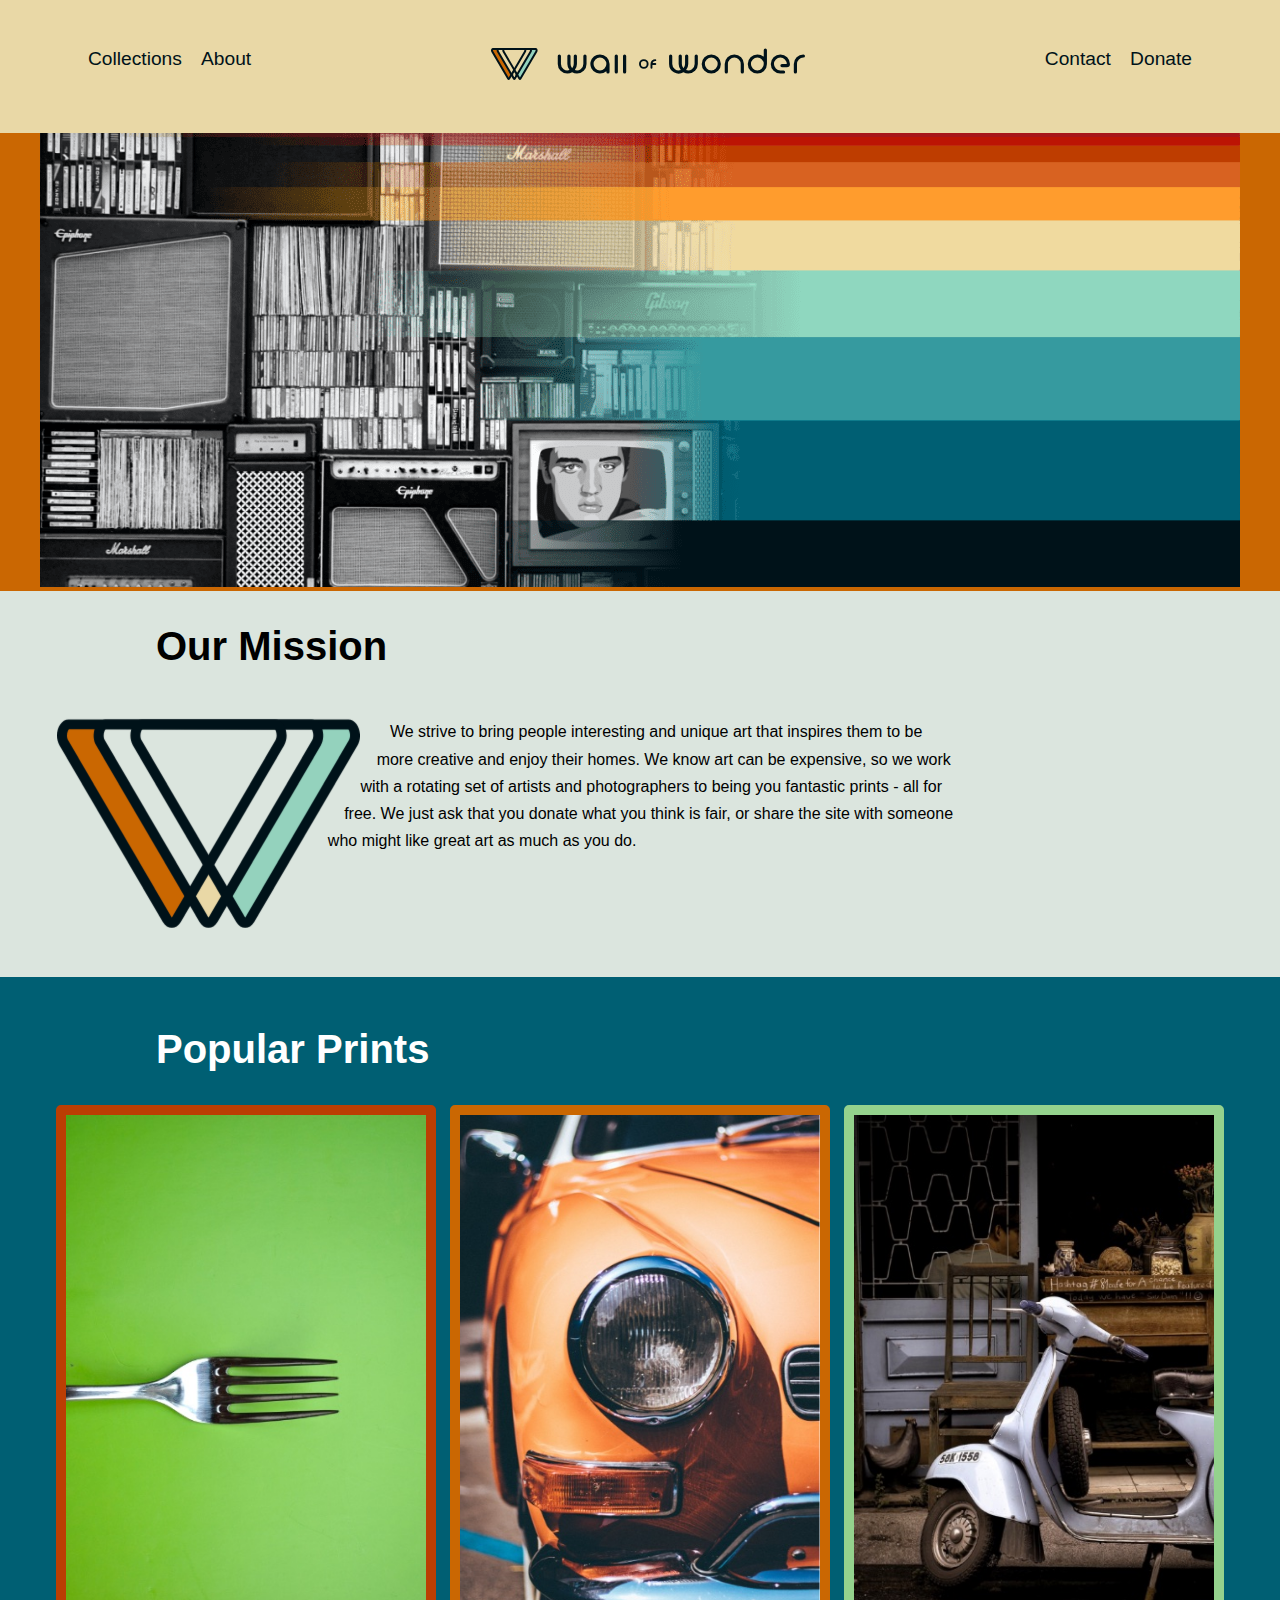
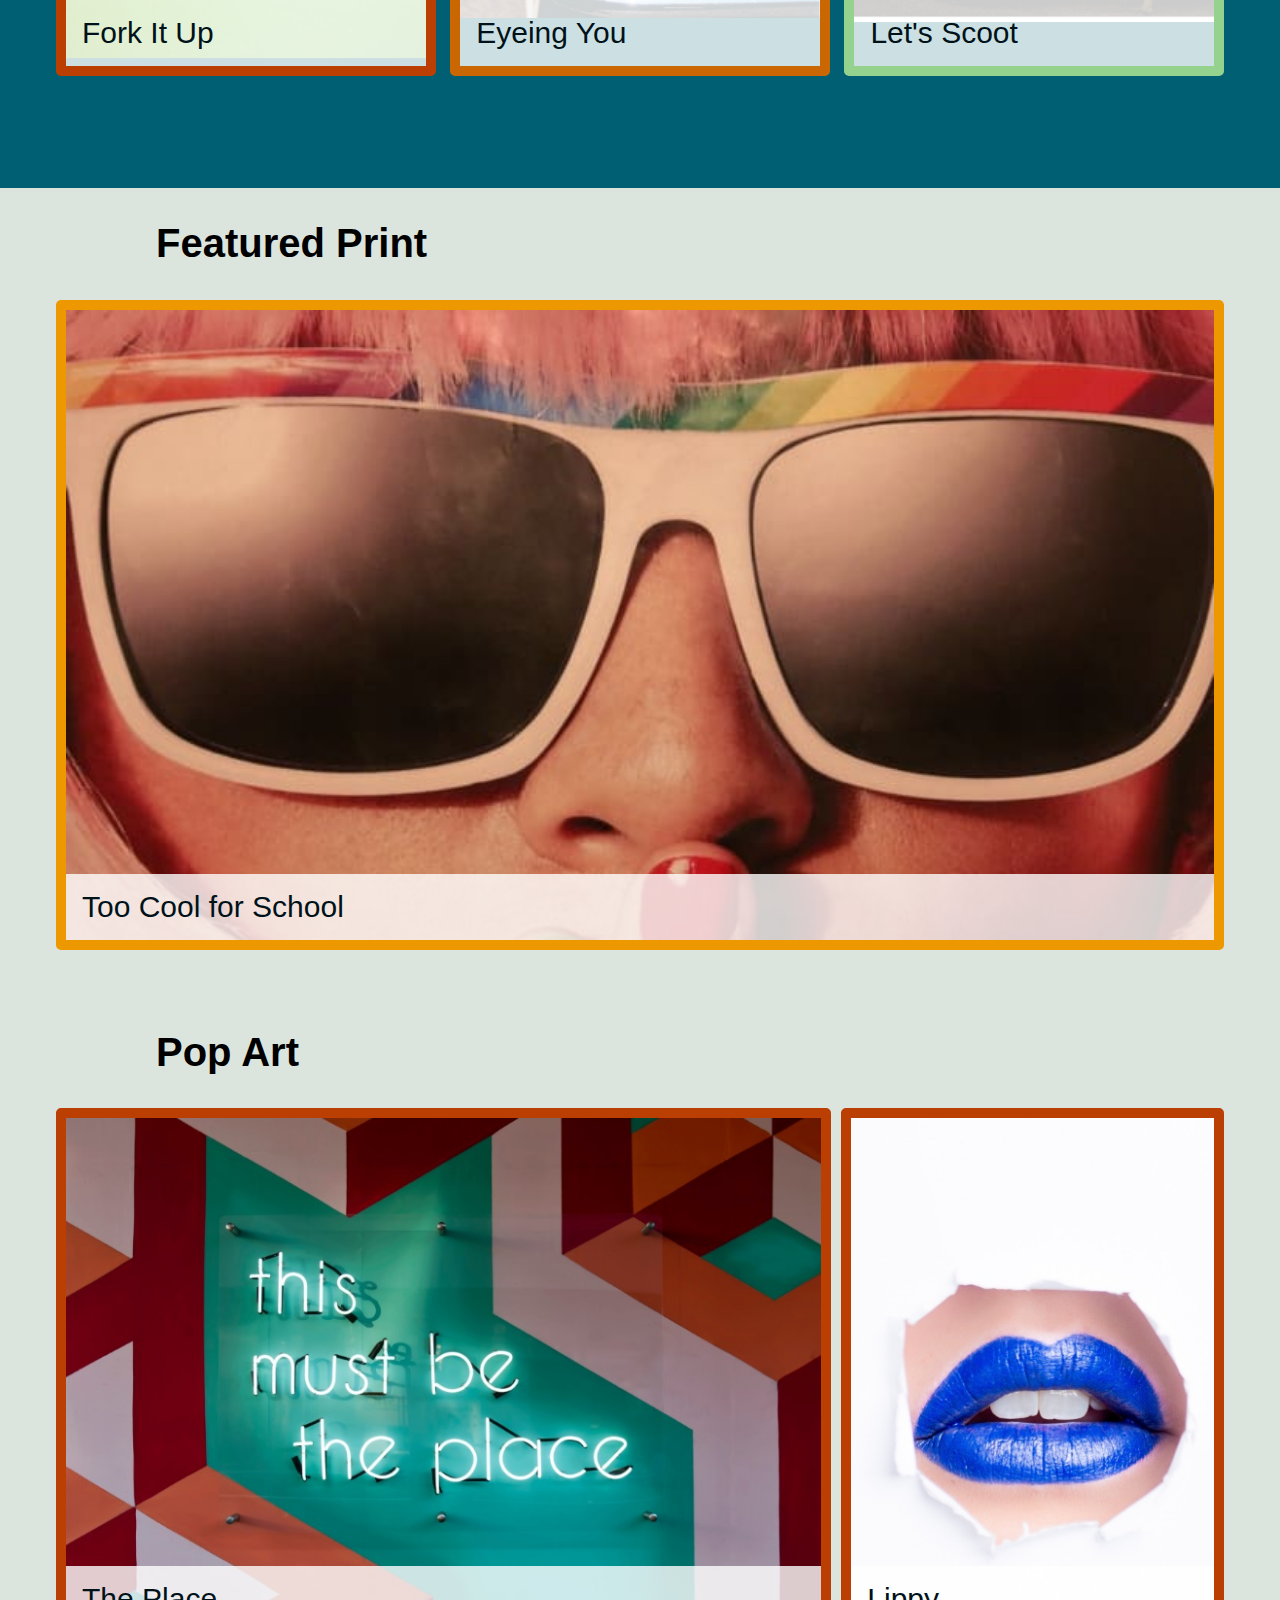
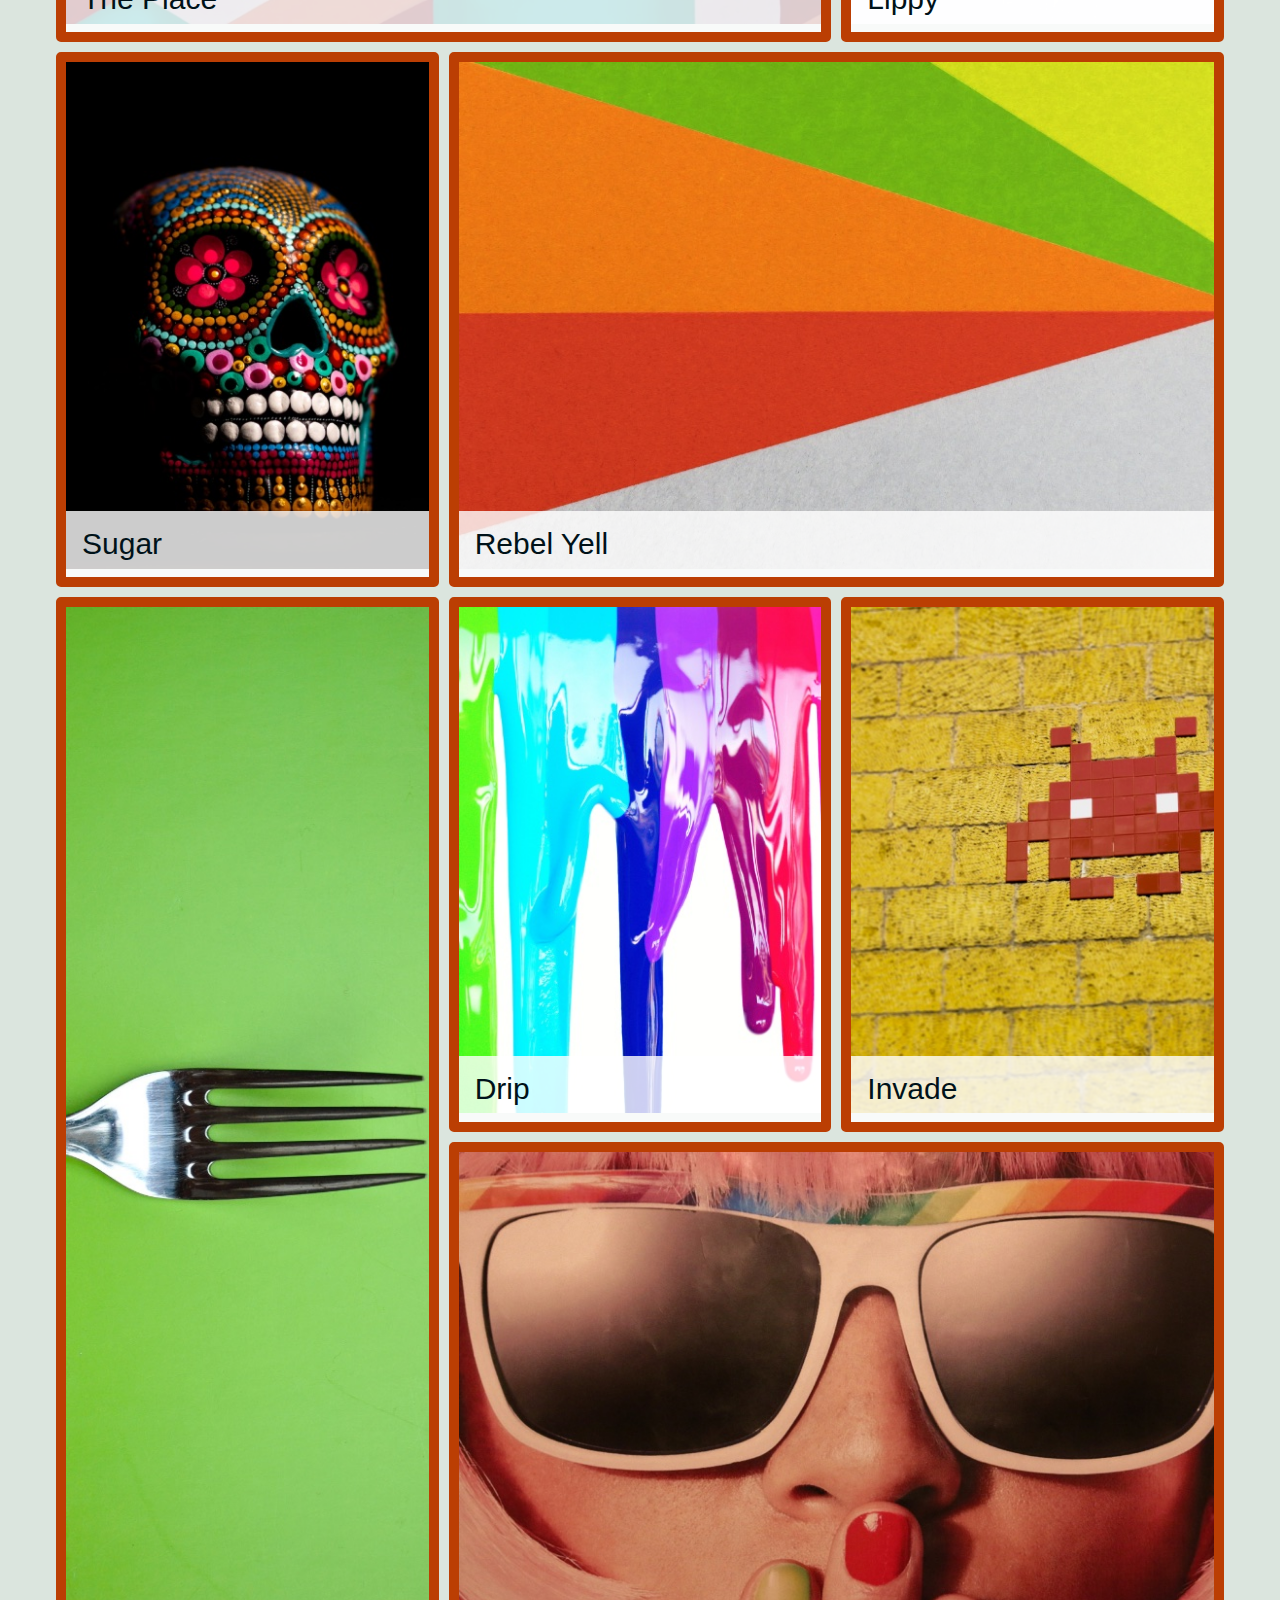
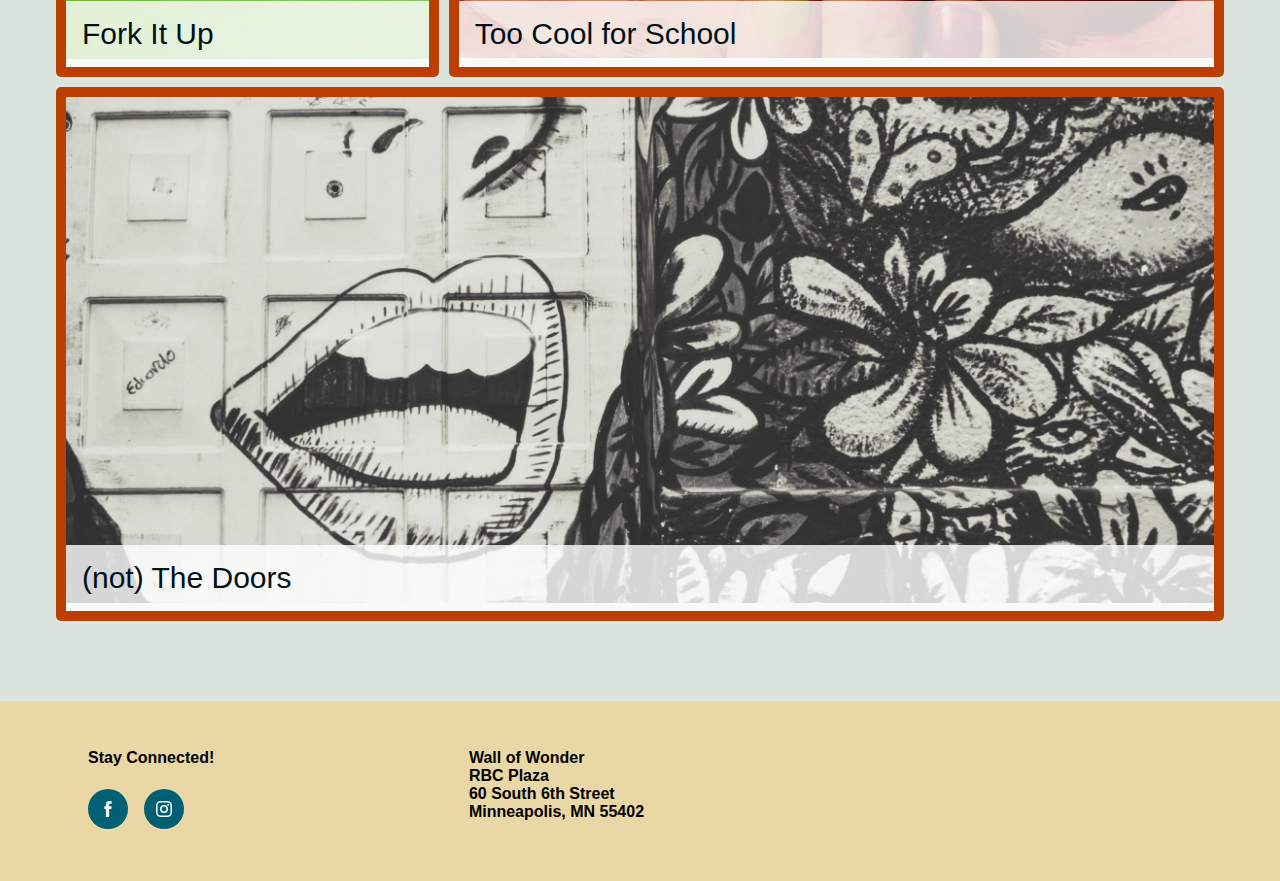
<file: index.html>
<!DOCTYPE html>
<html lang="en">

<head>
    <meta charset="UTF-8" />
    <meta http-equiv="X-UA-Compatible" content="IE=edge" />
    <meta name="viewport" content="width=device-width, initial-scale=1.0" />
    <title>Collections</title>
    <link href="css/style.css" rel="stylesheet" />
</head>

<body>
    <div class="header">
        <header>
            <nav>
                <ul>
                    <li>
                        <a href="#"><img src="img/header-logo.svg" alt="Wall of Wonder. Click for home." /></a>
                    </li>
                    <li><a href="#">Collections</a></li>
                    <li><a href="./pages/about.html">About</a></li>
                    <li><a href="#">Contact</a></li>
                    <li><a href="#">Donate</a></li>
                </ul>
            </nav>
        </header>
    </div>
    <section id="hero">
        <picture>
            <source srcset="img/hero-1200.png" media="(min-width: 839px)" />
            <source srcset="img/hero-838.png" media="(min-width: 301px)" />
            <img src="img/hero-300.png" alt="Rainbow hero image banner." />
        </picture>
    </section>
    <section id="mission">
        <h2>Our Mission</h2>
        <div class="missiontext">
            <p>
                <img src="img/logo2.png" alt="Logo for Wall of Wonder." class="missionimg" /> We strive to bring people interesting and unique art that inspires them to be more creative and enjoy their homes. We know art can be expensive, so we work with
                a rotating set of artists and photographers to being you fantastic prints - all for free. We just ask that you donate what you think is fair, or share the site with someone who might like great art as much as you do.
            </p>
        </div>
    </section>
    <div class="stripe">
        <section id="popular">
            <h2>Popular Prints</h2>
            <ul>
                <li>
                    <figure class="color8">
                        <img src="img/fork-it-up.jpg" alt="Fork on green background" />
                        <figcaption><a href="#">Fork It Up</a></figcaption>
                    </figure>
                </li>
                <li>
                    <figure class="color7">
                        <img src="img/eyeing-you.jpg" alt="Viewing part of an orange car with an oversized headlight." />
                        <figcaption><a href="#">Eyeing You</a></figcaption>
                    </figure>
                </li>
                <li>
                    <figure class="color4">
                        <img src="img/lets-scoot.jpg" alt="Vespa scooter parked on a street." />
                        <figcaption><a href="#">Let's Scoot</a></figcaption>
                    </figure>
                </li>
            </ul>
        </section>
    </div>
    <section id="featured">
        <h2>Featured Print</h2>

        <figure class="color6">
            <img sizes="(min-width: 300px) 33.3vw, 100vw" srcset="
            img/too-cool-300.jpg   300w,
            img/too-cool-740.jpg   740w,
            img/too-cool-1058.jpg 1058w,
            img/too-cool-1200.jpg 1200w
          " src="img/too-cool-1200.jpg" alt="Closeup of woman in sunglasses showing eyes, nose, and fingers over mouth." />

            <figcaption><a href="#">Too Cool for School</a></figcaption>
        </figure>
    </section>
    <section id="popart">
        <h2>Pop Art</h2>
        <ul>
            <li class="colspan2">
                <figure>
                    <img src="img/1-place.jpg" alt="Pop Art: This must be the place" />
                    <figcaption><a href="#">The Place</a></figcaption>
                </figure>
            </li>
            <li>
                <figure>
                    <img src="img/2-lippy.jpg" alt="A face showing a nose and blue lips on a white background." />
                    <figcaption><a href="#">Lippy</a></figcaption>
                </figure>
            </li>
            <li>
                <figure>
                    <img src="img/3-skull.jpg" alt="Mexican Sugar skull." />
                    <figcaption><a href="#">Sugar</a></figcaption>
                </figure>
            </li>
            <li class="colspan2">
                <figure>
                    <img src="img/4-yell.jpg" alt="Red, orange, green, and yellow wedges converging on a point." />
                    <figcaption><a href="#">Rebel Yell</a></figcaption>
                </figure>
            </li>
            <li class="rowspan2">
                <figure>
                    <img src="img/5-fork.jpg" alt="Fork on a green background." />
                    <figcaption><a href="#">Fork It Up</a></figcaption>
                </figure>
            </li>
            <li>
                <figure>
                    <img src="img/6-drip.jpg" alt="Rainbow paint colors dripping down a wall." />
                    <figcaption><a href="#">Drip</a></figcaption>
                </figure>
            </li>
            <li>
                <figure>
                    <img src="img/7-invade.jpg" alt="Orange space invader on a yellow wall." />
                    <figcaption><a href="#">Invade</a></figcaption>
                </figure>
            </li>
            <li class="colspan2">
                <figure>
                    <img src="img/8-school.jpg" alt="Woman in sunglasses close up." />
                    <figcaption><a href="#">Too Cool for School</a></figcaption>
                </figure>
            </li>
            <li class="colspan3">
                <figure>
                    <img src="img/9-doors.jpg" alt="Garage door painted to look like a Doors album cover." />
                    <figcaption><a href="#">(not) The Doors</a></figcaption>
                </figure>
            </li>
        </ul>
    </section>
    <div class="footer">
        <footer>
            <div class="social">
                <h4>Stay Connected!</h4>
                <ul>
                    <li>
                        <a href="https://www.facebook.com" target="_blank"><img src="img/facebook-icon.svg" alt="Visit us at Facebook." /></a>
                    </li>
                    <li>
                        <a href="https://www.instagram.com" target="_blank"><img src="img/instagram-icon.svg" alt="Visit us on Instagram." /></a>
                    </li>
                </ul>
            </div>
            <address>
          Wall of Wonder <br />
          RBC Plaza<br />
          60 South 6th Street<br />
          Minneapolis, MN 55402
        </address>
        </footer>
    </div>
</body>

</html>
</file>
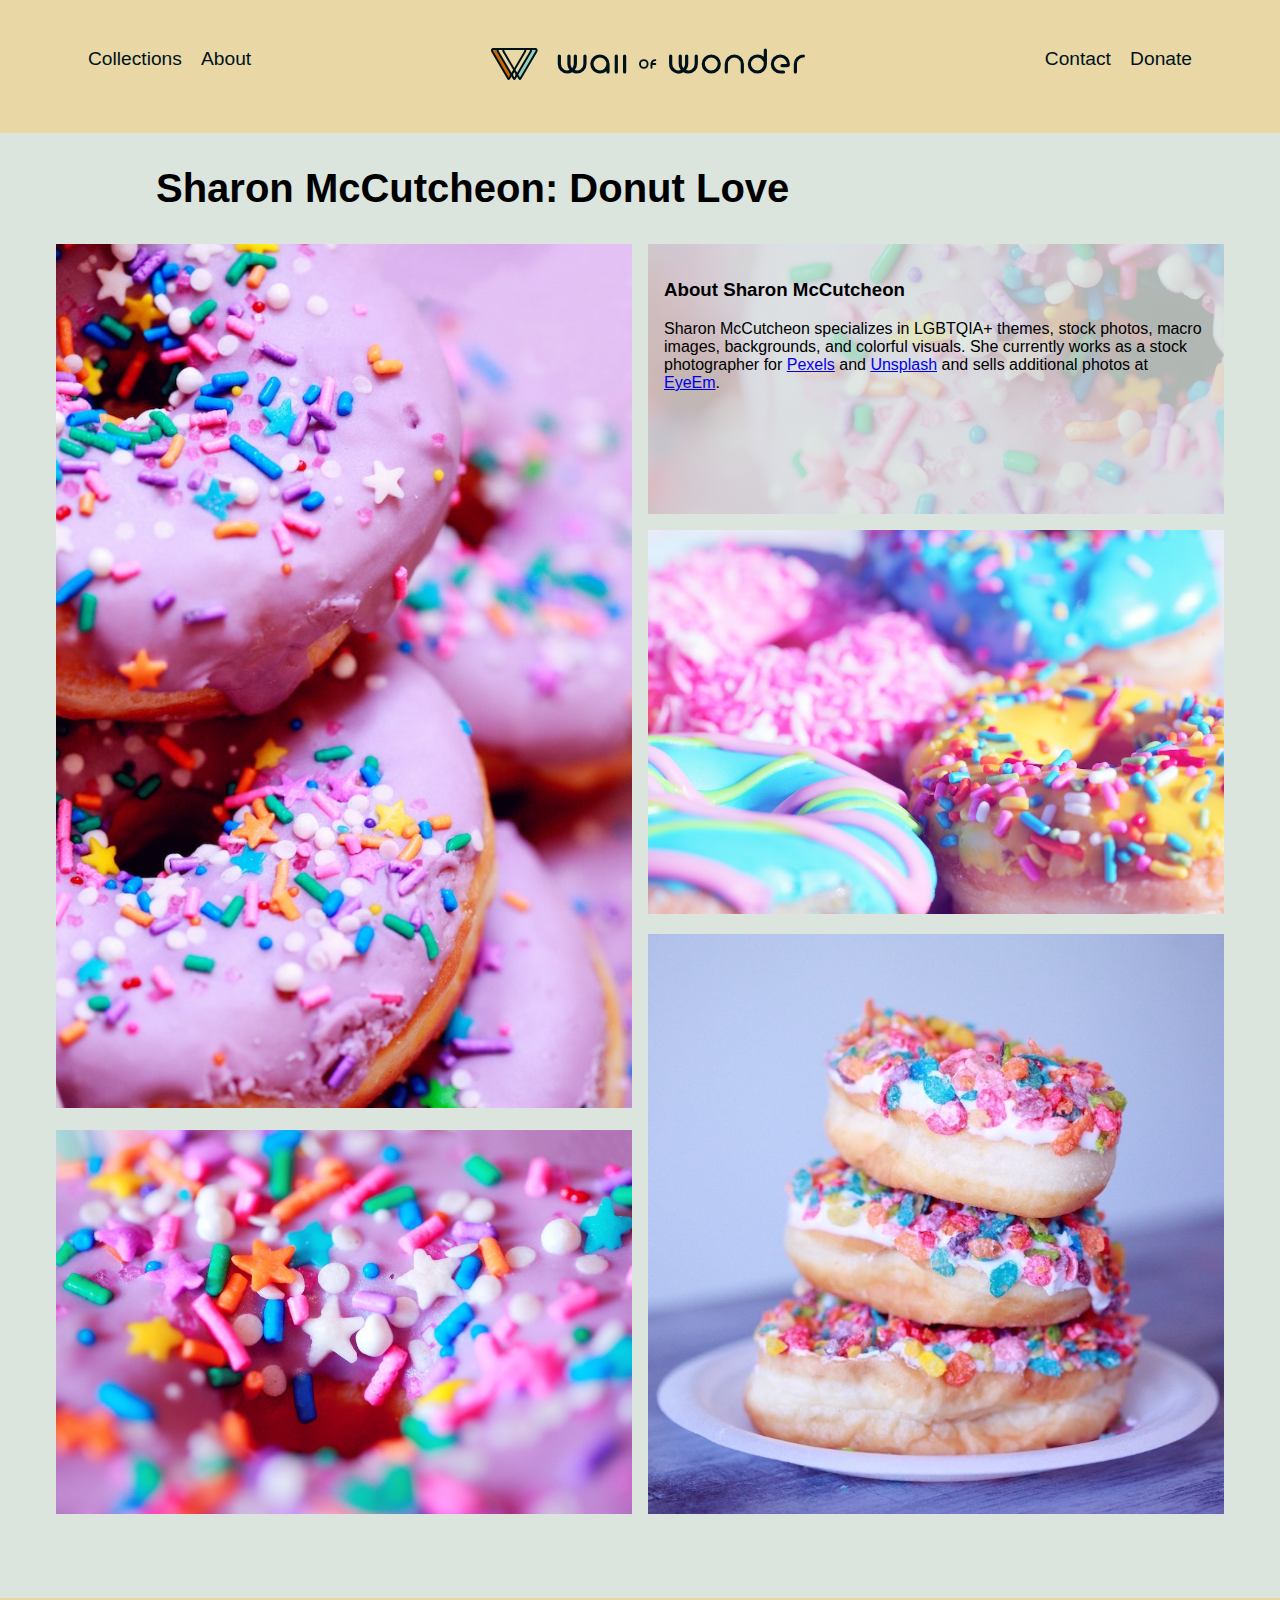
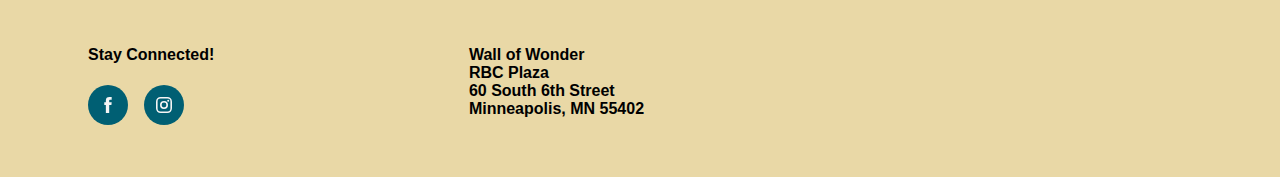
<file: pages/about.html>
<!DOCTYPE html>
<html lang="en">

<head>
    <meta charset="UTF-8" />
    <meta http-equiv="X-UA-Compatible" content="IE=edge" />
    <meta name="viewport" content="width=device-width, initial-scale=1.0" />
    <title>About Sharon McCutcheon</title>
    <link href="../css/style.css" rel="stylesheet" />
</head>

<body>
    <div class="header">
        <header>
            <nav>
                <ul>
                    <li>
                        <a href="../index.html"><img src="img/header-logo.svg" alt="Wall of Wonder. Click for home." /></a>
                    </li>
                    <li><a href="#">Collections</a></li>
                    <li><a href="../">About</a></li>
                    <li><a href="#">Contact</a></li>
                    <li><a href="#">Donate</a></li>
                </ul>
            </nav>
        </header>
    </div>

    <section id="donut">
        <h2>Sharon McCutcheon: Donut Love</h2>
        <ul>
            <li class="d1">
                <img src="img/donut5.jpg" alt="Donut with sprinkles." />
            </li>
            <li class="d2">
                <img src="img/donut1.jpg" alt="Donut with sprinkles." />
            </li>
            <li class="d3">
                <div class="author">
                    <h3>About Sharon McCutcheon</h3>
                    <p>
                        Sharon McCutcheon specializes in LGBTQIA+ themes, stock photos, macro images, backgrounds, and colorful visuals. She currently works as a stock photographer for
                        <a href="https://www.pexels.com/@mccutcheon" target="_blank">Pexels</a
              >
              and
              <a href="https://unsplash.com/@sharonmccutcheon" target="_blank"
                >Unsplash</a
              >
              and sells additional photos at
              <a href="https://www.eyeem.com/u/mccutcheon" target="_blank"
                >EyeEm</a
              >.
            </p>
          </div>
          <img src="img/donut2.jpg" alt="Donut with sprinkles." />
        </li>
        <li class="d4">
          <img src="img/donut3.jpg" alt="Donut with sprinkles." />
        </li>
        <li class="d5">
          <img src="img/donut4.jpg" alt="Donut with sprinkles." />
        </li>
      </ul>
    </section>

    <div class="footer">
      <footer>
        <div class="social">
          <h4>Stay Connected!</h4>
          <ul>
            <li>
              <a href="https://www.facebook.com" target="_blank"
                ><img src="img/facebook-icon.svg" alt="Visit us at Facebook."
              /></a>
            </li>
            <li>
                <a href="https://www.instagram.com" target="_blank"><img src="img/instagram-icon.svg" alt="Visit us on Instagram." /></a>
            </li>
        </ul>
        </div>
        <address>
          Wall of Wonder <br />
          RBC Plaza<br />
          60 South 6th Street<br />
          Minneapolis, MN 55402
        </address>
        </footer>
        </div>
</body>

</html>
</file>
<file: css/style.css>
/* colors - see style guide for docs. 
Clearly there is more you could place in variables, up to you if you want to use them. My answer does not go beyond colors to keep the code easier to read. */

:root {
    --color1: #001219;
    --color2: #005f73;
    --color3: #3d9397;
    --color4: #94d28d;
    --color5: #e9d8a6;
    --color6: #ee9800;
    --color7: #ca6702;
    --color8: #bb3e03;
    --color9: #ae2012;
    --color10: #9b2226;
}


/* generic site styles */

html {
    box-sizing: border-box;
}

*,
*::before,
*::after {
    box-sizing: inherit;
}

body {
    font-family: 'Segoe UI', Tahoma, Geneva, Verdana, sans-serif;
    background-color: #DBE5DE;
    padding: 0;
    margin: 0;
}

section {
    max-width: 1200px;
    margin: 0 auto 5rem auto;
    padding: 0 1rem;
}

section h2 {
    font-size: 2.5rem;
}

section ul {
    list-style-type: none;
    padding: 0;
    margin: 0;
}


/* header and nav styles */


/* stretches completely across the page with the color */

.header {
    background-color: var(--color5);
}


/* width limited and centered to line up with the rest of the page */

header {
    padding: 1rem;
    max-width: 1200px;
    margin: 0 auto;
}


/* navigation styling - universal across breakpoints */

nav ul {
    list-style-type: none;
    padding: 0;
    margin: 0;
}


/* I cover CSS-only hamburger buttons in my Advanced CSS Layouts course.

Here, because the nav is short, let's try a 4 button layout at the top of the screen.
*/

nav ul {
    display: flex;
    flex-flow: row wrap;
    justify-content: space-around;
    align-items: space-between;
}

nav li {
    flex-basis: 48%;
    margin-bottom: 0.5rem;
}

nav li:first-child {
    flex-basis: 100%;
    text-align: center;
}

nav li:first-child a {
    background-color: transparent;
}

nav a {
    text-decoration: none;
    font-size: 1.2rem;
    color: white;
    display: block;
    padding: 0.5rem;
    text-align: center;
    background-color: var(--color10);
    border-radius: 5px;
}

nav a:hover {
    background-color: var(--color1);
    color: var(--color5);
}


/* hero styles */

#hero {
    background-color: var(--color7);
    text-align: center;
    max-width: 100%;
    padding: 0;
    margin: 0;
}

#hero img {
    max-width: 100%;
    max-height: 454px;
}


/* To keep mobile screens from being stupid long, consider setting a max height on the images and hide the overflow. 

Spelled out the individual border styles so border-color could go elsewhere. Styling is the same for all borders except the color. */

figure {
    margin: 0 0 0.5rem 0;
    padding: 0;
    height: 100%;
    max-height: 400px;
    overflow: hidden;
    position: relative;
    border-width: 10px;
    border-style: solid;
    border-radius: 5px;
}

#popart figure {
    border-color: var(--color8);
}


/* strange open space at the bottom of the box which shows through the transparent overlay - this kills it */

figure img {
    margin-bottom: -4px;
    width: 100%;
    object-fit: cover;
    object-position: 0 -150px;
}

#popart figure img {
    object-position: 0;
    object-fit: cover;
}

figcaption {
    background-color: rgba(255, 255, 255, 0.8);
    font-size: 1.875rem;
    position: absolute;
    bottom: 0;
    width: 100%;
    margin: 0;
    padding: 0;
}


/* make the a have a big clickable area with display: block - the link occupies its containing element, the figcaption */

figcaption a {
    display: block;
    padding: 1rem;
    text-decoration: none;
    color: var(--color1);
}


/* green stripe for popular images */

.stripe {
    background-color: var(--color2);
    color: white;
    padding: 1rem 0 2rem 0;
}


/* featured image styles */

#featured figure {
    max-height: 650px;
}

#featured img {
    object-position: 0;
}


/* style is doing double duty, styling border color and hover color. Only one declaration usually applies though.  */

.color2,
.color2 a:hover {
    border-color: var(--color2);
    color: var(--color2);
}

.color3,
.color3 a:hover {
    border-color: var(--color3);
    color: var(--color3);
}

.color4,
.color4 a:hover {
    border-color: var(--color4);
    color: var(--color4);
}

.color6,
.color6 a:hover {
    border-color: var(--color6);
    color: var(--color6);
}

.color7,
.color7 a:hover {
    border-color: var(--color7);
    color: var(--color7);
}

.color8,
.color8 a:hover {
    border-color: var(--color8);
    color: var(--color8);
}


/* mission styles */

#mission {
    margin-bottom: 3rem;
}

.missiontext {
    display: block;
    line-height: 1.7;
}

.missionimg {
    max-height: 100px;
    display: block;
}


/* footer styles */


/* color stretches to 100% of the page width */

.footer {
    background-color: var(--color5);
}


/* width limited and centered to line up with the rest of the page */

footer {
    padding: 3rem;
    display: flex;
    flex-flow: column wrap;
    max-width: 1200px;
    margin: 0 auto;
}


/* h4 top margin comes from the browser - it prevents the top of the .social element and the address from aligning */

footer h4 {
    margin-top: 0;
}

footer ul {
    list-style-type: none;
    padding: 0;
    margin: 0;
    display: flex;
    flex-flow: row wrap;
}


/* we want a constant distance between the buttons so they remain clickable at all times. flex-basis doesn't do that - sometimes the buttons are too close together. */

footer li {
    margin-right: 1rem;
}

footer address {
    font-style: normal;
    margin-top: 2rem;
    font-weight: bold;
}
/* final donut styles */

#donut ul {
    display: grid;
    grid-template-columns: 1fr;
    gap: 1rem;
}
#donut img {
    width: 100%;
}
.d3 {
    grid-row: 1/2;
}
/* .d3 {
    grid-row: 1/2;
} */
/* turn on flexbox here - prior to this, elements stacked individually as blocks */

@media (min-width: 550px) {
    section ul,
    footer {
        display: flex;
        flex-flow: row wrap;
        justify-content: space-between;
    }
    section li,
    .social,
    address {
        flex-basis: 49.5%;
    }
    #popular li:last-child {
        flex-basis: 100%;
    }
    #popular li:last-child figure {
        max-height: 400px;
    }
    #popular li:last-child figure img {
        object-position: 0 -350px;
    }
    figure {
        max-height: 100%;
    }
    /* turn off object position, inherit object-fit: cover */
    figure img {
        object-position: 0;
    }
    /* display: flow-root clears the float!!!! max-width keeps the text line length shorter */
    .missiontext {
        display: flow-root;
        max-width: 900px;
    }
    /* working with an image with a wide width so we have flexibility to set the shape-outside polygon points where we want. The edges of the image limit their placement. In Firefox, you can draw with shape-outside in browser tools */
    .missionimg {
        float: left;
        shape-outside: polygon(35.84% 94.87%, 34.64% 87.05%, 51.64% 4.06%, 55.1% 2.38%);
        max-height: 211px;
    }
    /* remove the top margin assigned above that provided space between .social and address */
    footer address {
        margin-top: 0;
    }
    /* header/nav layout */
    header {
        padding: 3rem;
    }
    /* navigation: logo on the top line, the rest of the navigation on the second line */
    nav ul {
        justify-content: center;
        gap: 1.2em;
    }
    nav li {
        flex-basis: auto;
        margin-bottom: 0;
    }
    nav a {
        color: var(--color1);
        background-color: transparent;
        padding: 0;
    }
    nav a:hover {
        color: var(--color2);
        background-color: transparent;
    }
    /* popart grid layout */
    #popart ul {
        display: grid;
        grid-template-columns: repeat(3, 1fr);
        gap: 10px;
    }
    .colspan2 {
        grid-column: span 2;
    }
    .colspan3 {
        grid-column: span 3;
    }
    .rowspan2 {
        grid-row: span 2;
    }
    .rowspan2 figure {
        max-height: unset;
    }
    /* for some reason, the figures don't always fill their LI container. This keeps them evenly sized */
    figure {
        height: 100%;
    }
}

@media (min-width: 800px) {
    section h2 {
        margin-left: 100px;
    }
    section li,
    .social,
    #popular li:last-child {
        flex-basis: 32.5%;
    }
    #popular li:last-child figure img {
        object-position: 0;
    }
    #popular li:last-child figure {
        max-height: 100%;
    }
    address {
        flex-basis: 65.5%;
    }
    /* navigation - logo in the center */
    nav ul {
        justify-content: flex-end;
    }
    nav li:first-child {
        flex-basis: auto;
        margin: 0 auto;
        order: 2;
    }
    nav li:nth-child(2),
    nav li:nth-child(3) {
        order: 1;
    }
    nav li:nth-child(4),
    nav li:nth-child(5) {
        order: 3;
    }

    #donut ul {
        grid-template-columns: repeat(2, minmax(100px, 1fr));
    }

    .d1 {
        grid-column: 1/2;
        grid-row: 1/4;
    }
    .d2 {
        grid-column: 1/2;
        grid-row: 4/6;
    }


    .d3{
        grid-column: 2/3;
        grid-row: 1/2;
        display: grid;
        grid-template-columns: 1fr;
        grid-template-rows: 1fr;
    }

    .d4 {
        grid-column: 2/3;
        grid-row: 2/3;
    }
    .d5 {
        grid-column: 2/3;
        grid-row: 3/6;
    }

    .d3 img,
    .author {
        grid-column: 1/2;
        grid-row: 2/3;
    }

    .d3 img {
        opacity: 0.2;
    }

    .author {
        padding: 1rem;
        z-index: 2;
    }

}
</file>
